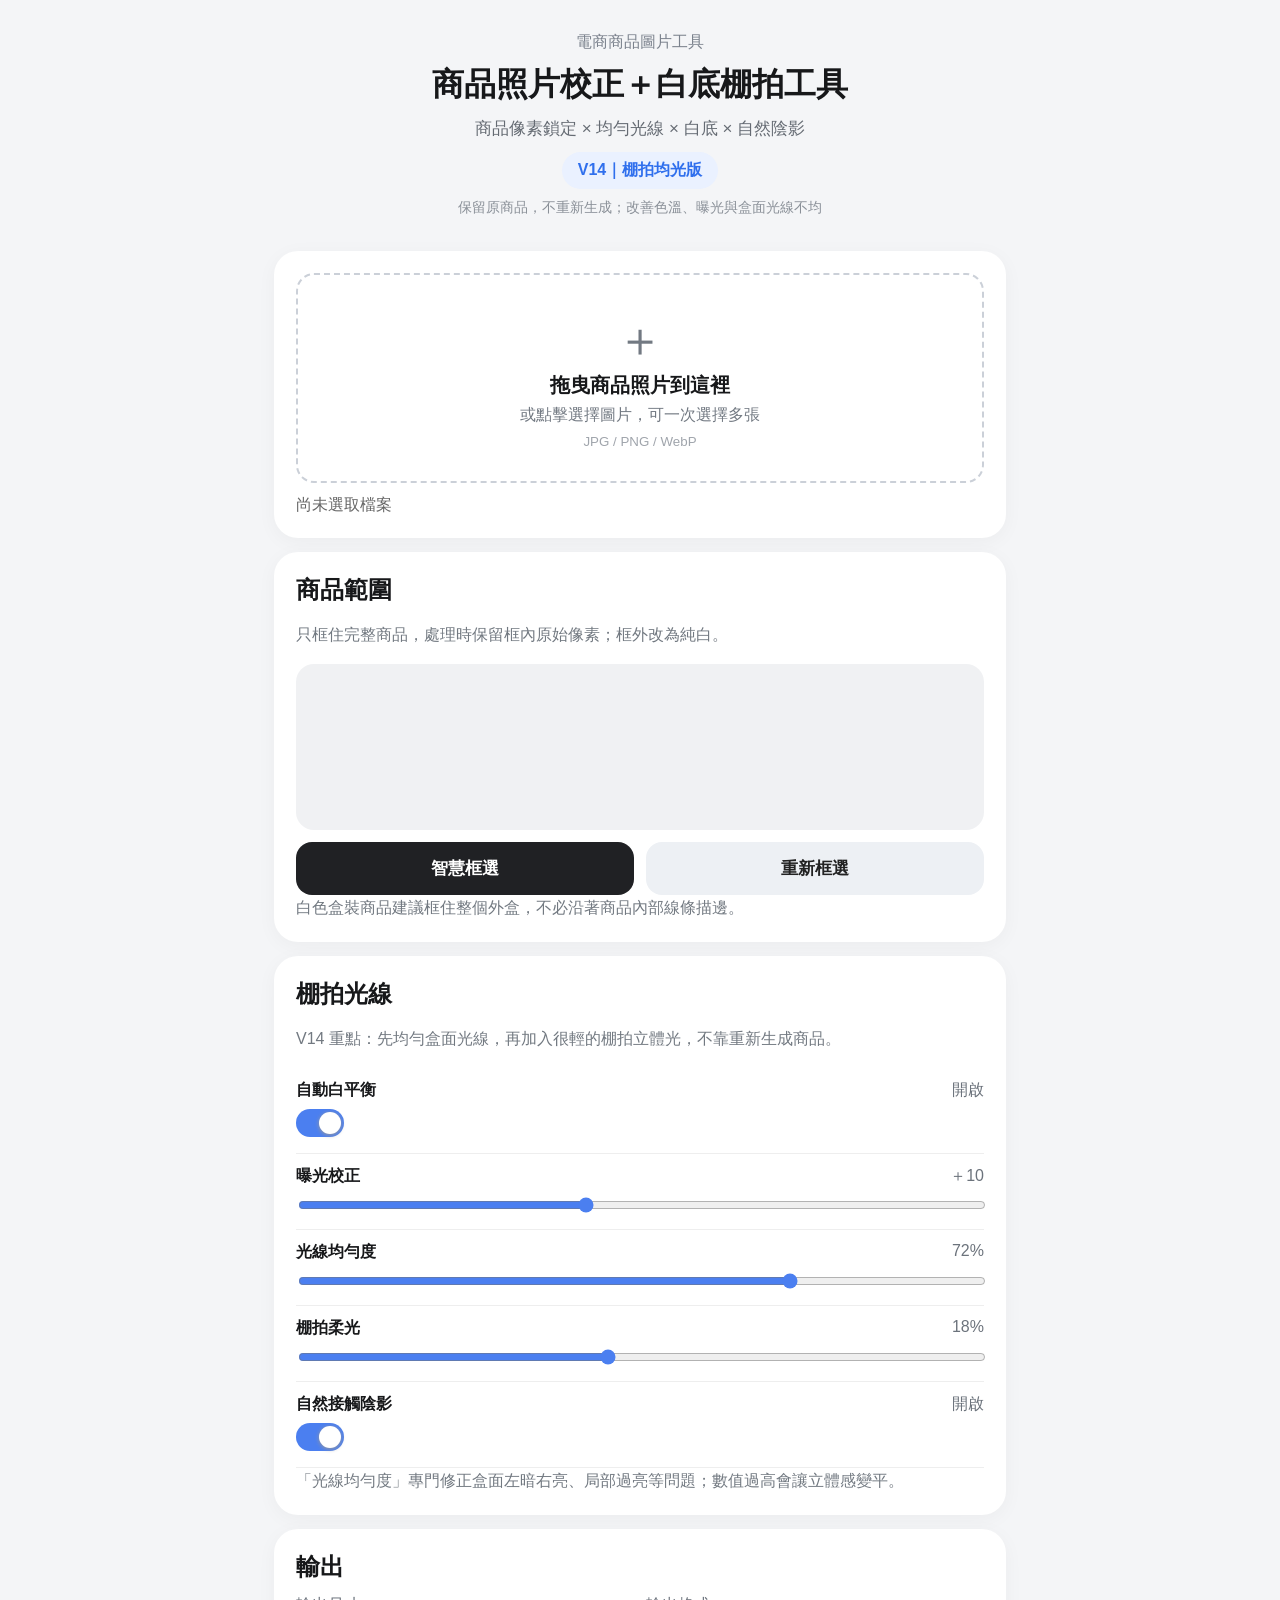
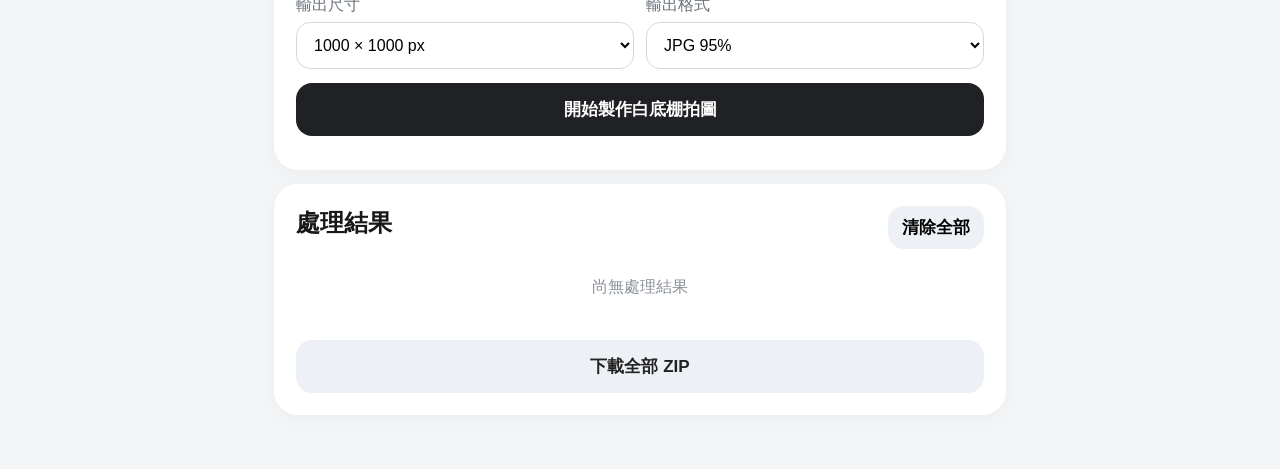
<file: studio.html>
<!doctype html>
<html lang="zh-Hant">
<head>
<meta charset="utf-8">
<meta name="viewport" content="width=device-width,initial-scale=1,viewport-fit=cover">
<meta name="theme-color" content="#f4f5f7">
<title>商品照片校正＋白底棚拍工具 V14</title>
<link rel="stylesheet" href="studio.css">
</head>
<body>
<header class="hero">
  <div class="eyebrow">電商商品圖片工具</div>
  <h1>商品照片校正＋白底棚拍工具</h1>
  <p>商品像素鎖定 × 均勻光線 × 白底 × 自然陰影</p>
  <div class="badge">V14｜棚拍均光版</div>
  <div class="sub">保留原商品，不重新生成；改善色溫、曝光與盒面光線不均</div>
</header>
<main class="container">
<section class="card">
  <label class="dropzone" id="dropzone">
    <input id="fileInput" type="file" accept="image/jpeg,image/png,image/webp" multiple>
    <div class="plus">＋</div><strong>拖曳商品照片到這裡</strong>
    <span>或點擊選擇圖片，可一次選擇多張</span><small>JPG / PNG / WebP</small>
  </label>
  <div class="file-status" id="fileStatus">尚未選取檔案</div>
</section>
<section class="card" id="selectCard">
  <h2>商品範圍</h2>
  <p class="intro">只框住完整商品，處理時保留框內原始像素；框外改為純白。</p>
  <div class="editor-wrap"><canvas id="editor"></canvas></div>
  <div class="action-grid"><button class="primary small" id="smartBtn">智慧框選</button><button class="secondary small" id="resetBtn">重新框選</button></div>
  <div class="tip">白色盒裝商品建議框住整個外盒，不必沿著商品內部線條描邊。</div>
</section>
<section class="card">
  <h2>棚拍光線</h2>
  <p class="intro">V14 重點：先均勻盒面光線，再加入很輕的棚拍立體光，不靠重新生成商品。</p>
  <div class="control"><div><b>自動白平衡</b><span id="wbVal">開啟</span></div><label class="switch"><input id="wb" type="checkbox" checked><i></i></label></div>
  <div class="control"><div><b>曝光校正</b><span id="brightVal">＋10</span></div><input id="brightness" type="range" min="0" max="24" value="10"></div>
  <div class="control"><div><b>光線均勻度</b><span id="uniformVal">72%</span></div><input id="uniform" type="range" min="0" max="100" value="72"></div>
  <div class="control"><div><b>棚拍柔光</b><span id="keyVal">18%</span></div><input id="key" type="range" min="0" max="40" value="18"></div>
  <div class="control"><div><b>自然接觸陰影</b><span id="shadowVal">開啟</span></div><label class="switch"><input id="shadow" type="checkbox" checked><i></i></label></div>
  <div class="tip">「光線均勻度」專門修正盒面左暗右亮、局部過亮等問題；數值過高會讓立體感變平。</div>
</section>
<section class="card">
  <h2>輸出</h2>
  <div class="row">
    <label class="selectbox"><span>輸出尺寸</span><select id="size"><option value="1000">1000 × 1000 px</option><option value="1200">1200 × 1200 px</option><option value="1500">1500 × 1500 px</option></select></label>
    <label class="selectbox"><span>輸出格式</span><select id="format"><option value="image/jpeg">JPG 95%</option><option value="image/png">PNG</option><option value="image/webp">WebP 95%</option></select></label>
  </div>
  <button class="primary" id="processBtn" disabled>開始製作白底棚拍圖</button>
  <div class="progress-wrap hidden" id="progressWrap"><div class="progress-label"><span id="progressText">準備中</span><span id="progressPct">0%</span></div><div class="progress"><i id="progressBar"></i></div></div>
  <div class="error" id="error"></div>
</section>
<section class="card results-card"><div class="results-head"><h2>處理結果</h2><button class="clear" id="clearBtn">清除全部</button></div><div id="results"><div class="empty">尚無處理結果</div></div><button class="secondary" id="zipBtn" disabled>下載全部 ZIP</button></section>
</main>
<script src="studio.js"></script>
</body>
</html>
</file>
<file: studio.css>
*{box-sizing:border-box}body{margin:0;background:#f4f5f7;color:#17181a;font-family:-apple-system,BlinkMacSystemFont,"Noto Sans TC","PingFang TC",Arial,sans-serif}header{padding:32px 20px 20px;text-align:center}.eyebrow{font-size:16px;color:#7b828d;margin-bottom:10px}.hero h1{font-size:32px;margin:0 0 10px;font-weight:800}.hero p{font-size:17px;color:#656b73;margin:0 0 12px}.badge{display:inline-block;padding:8px 16px;border-radius:999px;background:#eaf1ff;color:#2f6fed;font-weight:700}.sub{margin-top:10px;color:#8a9098;font-size:14px}.container{max-width:760px;margin:auto;padding:0 14px 40px}.card{background:#fff;border-radius:24px;padding:22px;margin:14px 0;box-shadow:0 4px 20px rgba(0,0,0,.04)}h2{font-size:24px;margin:0 0 10px}.intro,.tip{color:#727981;line-height:1.6}.dropzone{display:flex;flex-direction:column;align-items:center;justify-content:center;min-height:210px;border:2px dashed #cbd0d8;border-radius:18px;cursor:pointer;text-align:center}.dropzone.drag{background:#f0f5ff;border-color:#2f6fed}.dropzone input{display:none}.plus{font-size:48px;color:#727982}.dropzone strong{font-size:20px}.dropzone span{color:#727982;margin-top:6px}.dropzone small{color:#a0a5ac;margin-top:8px}.file-status{margin-top:12px;color:#666}.editor-wrap{background:#f0f1f3;border-radius:18px;padding:8px;display:flex;justify-content:center;overflow:hidden}.editor-wrap canvas{max-width:100%;height:auto;border-radius:12px}.action-grid,.row{display:grid;grid-template-columns:1fr 1fr;gap:12px;margin-top:12px}.primary,.secondary,.clear,.download{border:0;border-radius:16px;padding:15px 18px;font-size:17px;font-weight:700;cursor:pointer}.primary{background:#202124;color:#fff;width:100%;margin-top:14px}.secondary{background:#edf0f4;color:#222}.small{margin-top:0}.control{padding:12px 0;border-bottom:1px solid #eee}.control>div{display:flex;justify-content:space-between;margin-bottom:8px}.control span{color:#6c737c}input[type=range]{width:100%;accent-color:#4b7ff0}.switch{display:inline-flex}.switch input{display:none}.switch i{width:48px;height:28px;border-radius:20px;background:#cbd0d7;display:block;position:relative}.switch i:after{content:"";position:absolute;width:22px;height:22px;background:#fff;border-radius:50%;top:3px;left:3px;box-shadow:0 1px 4px #999}.switch input:checked+i{background:#4b7ff0}.switch input:checked+i:after{left:23px}.selectbox{display:flex;flex-direction:column;gap:6px;color:#6c737c}.selectbox select{padding:13px;border:1px solid #d4d8de;border-radius:14px;background:#fff;font-size:16px}.progress-wrap{margin-top:18px}.progress-label{display:flex;justify-content:space-between;color:#666}.progress{height:10px;background:#e5e8ec;border-radius:10px;overflow:hidden}.progress i{display:block;height:100%;background:#4b7ff0;width:0}.hidden{display:none}.error{color:#b3261e;margin-top:12px}.results-head{display:flex;justify-content:space-between;align-items:center}.clear{background:#edf0f4;padding:10px 14px}.empty{color:#8a9098;text-align:center;padding:28px}.result{border-top:1px solid #eee;padding:20px 0}.result img{display:block;width:min(100%,420px);margin:auto;border-radius:12px}.meta{display:flex;flex-direction:column;gap:8px;margin-top:12px}.meta span{color:#737982}.download{background:#202124;color:#fff;text-decoration:none;width:max-content}.err{color:#b3261e;margin-top:8px}#zipBtn{width:100%;margin-top:14px}@media(max-width:600px){header{padding-top:24px}.hero h1{font-size:29px}.row,.action-grid{grid-template-columns:1fr}.card{border-radius:20px;padding:18px}.dropzone{min-height:190px}}
</file>
